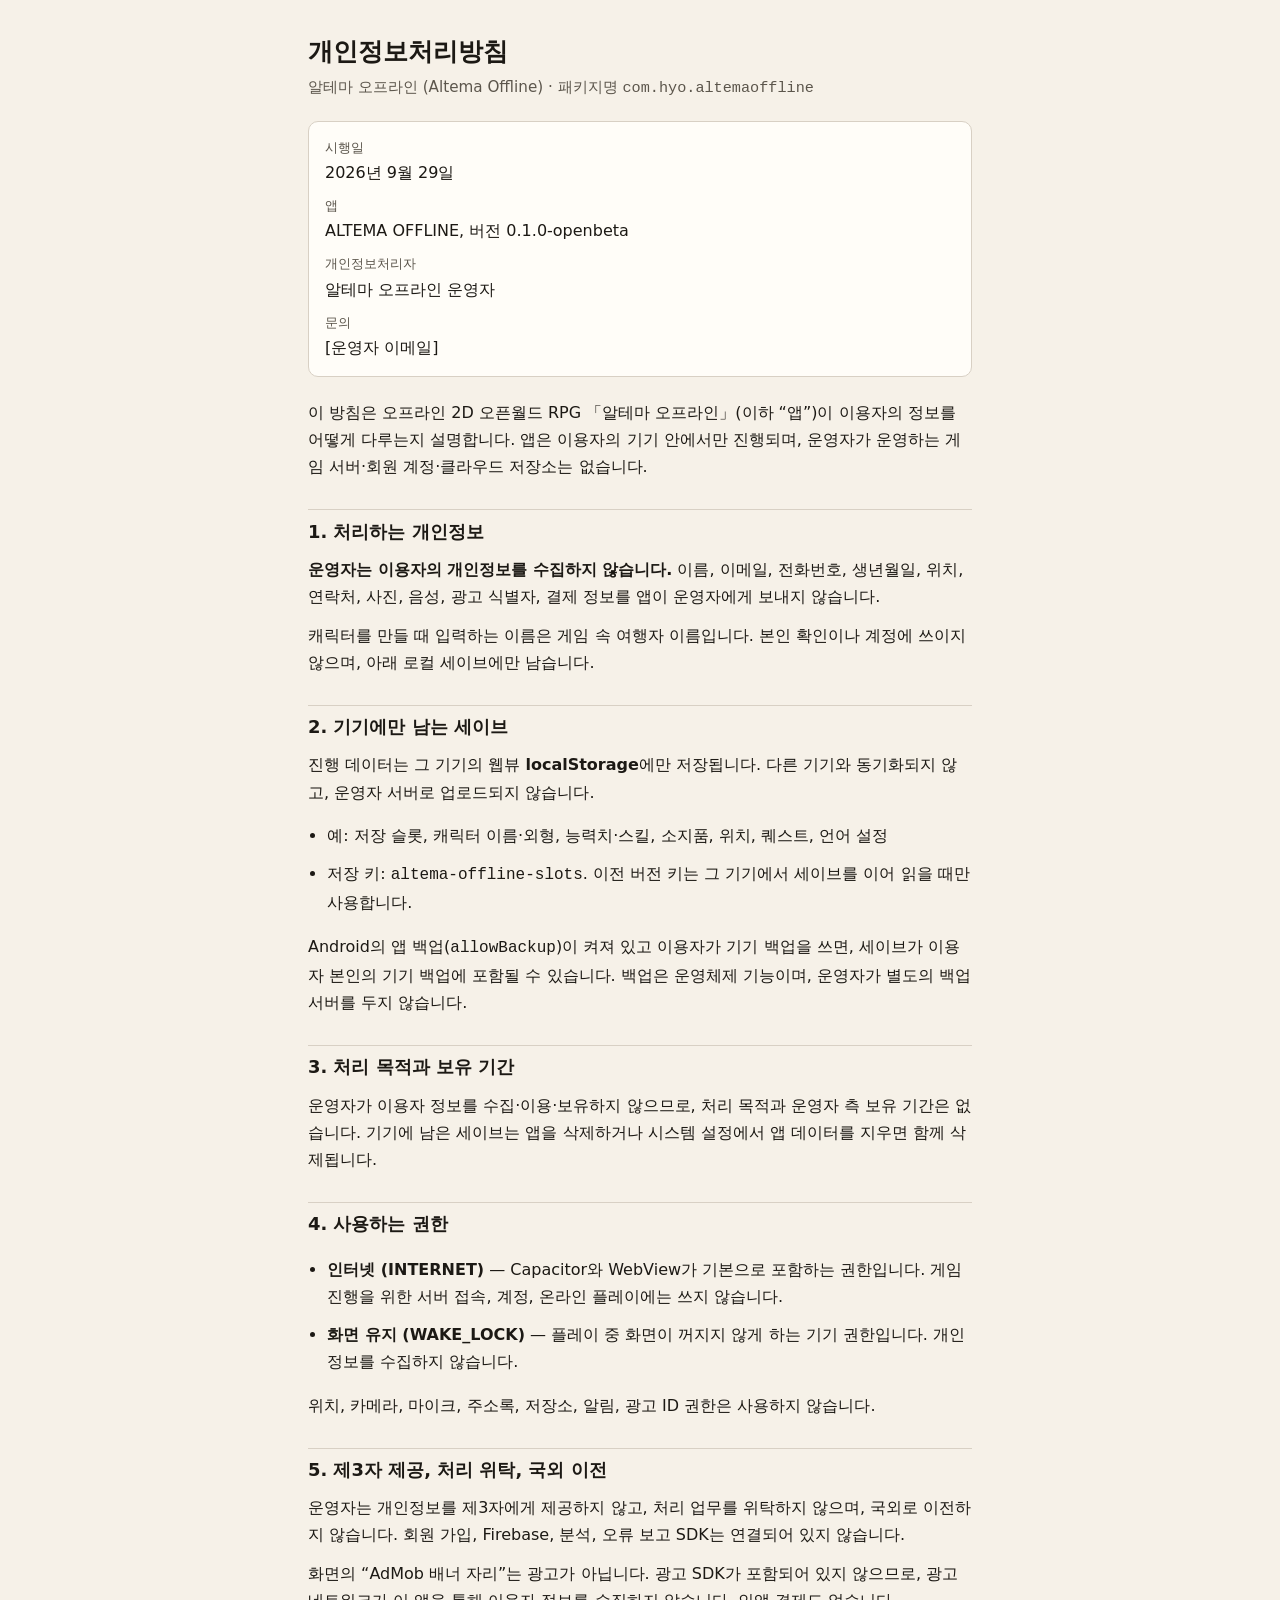
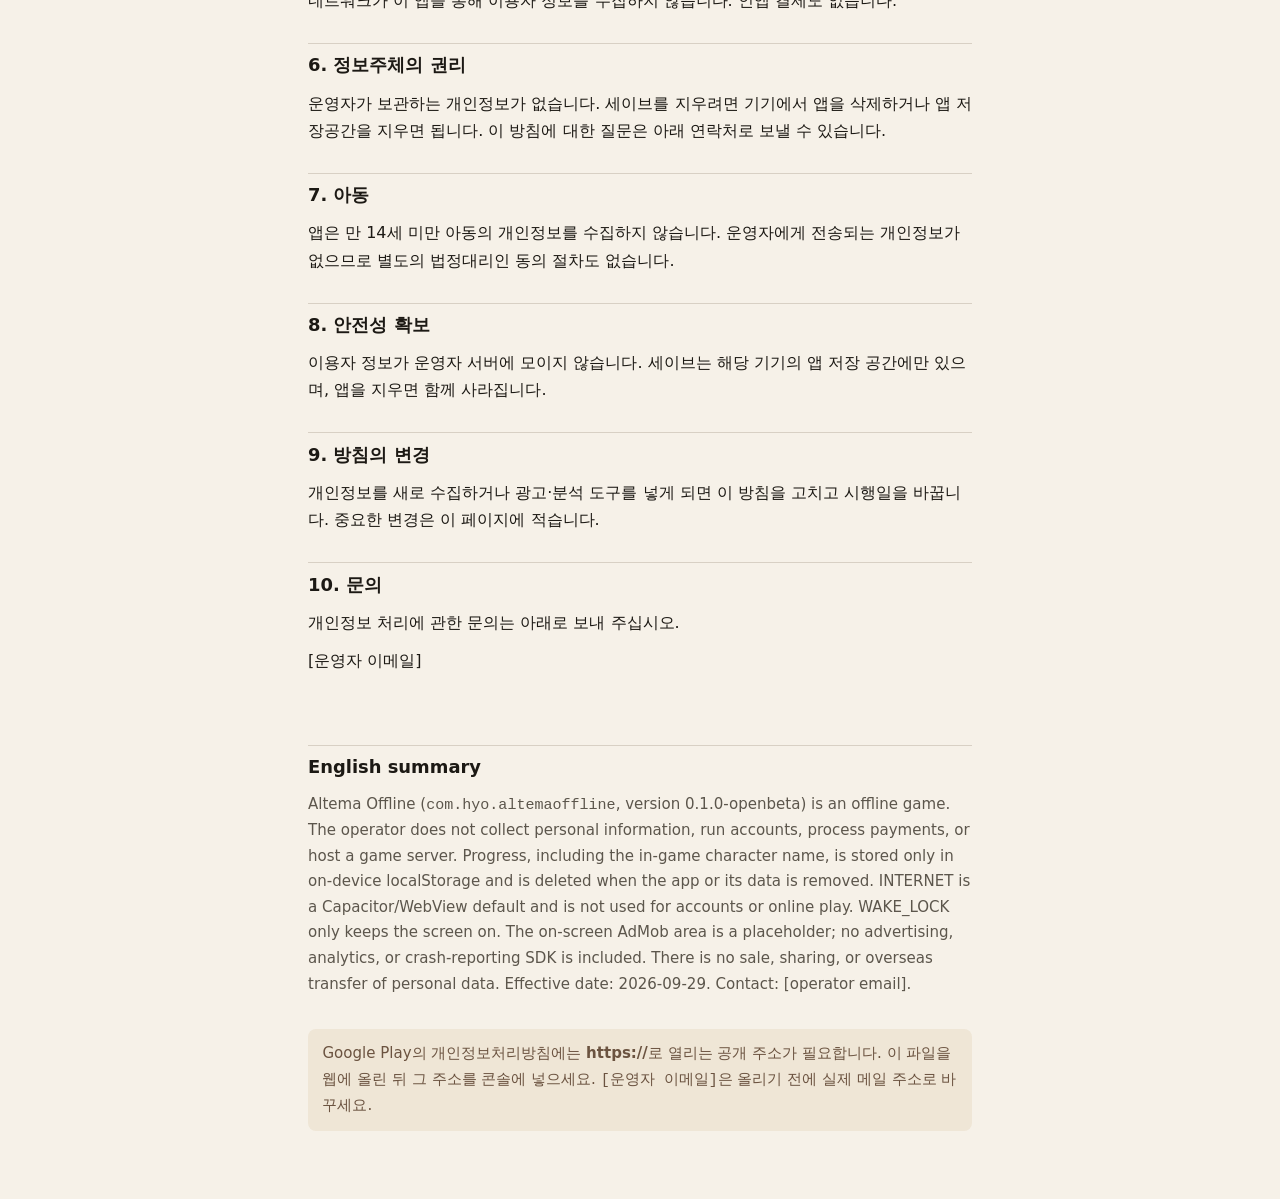
<file: altemaoffline/privacy.html>
<!DOCTYPE html>
<html lang="ko">
<head>
  <meta charset="UTF-8">
  <meta name="viewport" content="width=device-width, initial-scale=1">
  <title>개인정보처리방침 — 알테마 오프라인 (Altema Offline)</title>
  <style>
    :root {
      --ink: #1c1914;
      --muted: #5c564c;
      --line: #d8d0c4;
      --bg: #f6f1e8;
      --card: #fffdf8;
      --accent: #6b5340;
    }
    * { box-sizing: border-box; }
    body {
      margin: 0;
      color: var(--ink);
      background: var(--bg);
      font: 16px/1.7 system-ui, "Segoe UI", "Apple SD Gothic Neo", "Malgun Gothic", sans-serif;
    }
    main {
      max-width: 44rem;
      margin: 0 auto;
      padding: 2.25rem 1.25rem 4rem;
    }
    h1 {
      font-size: 1.55rem;
      line-height: 1.3;
      margin: 0 0 0.4rem;
    }
    .sub { color: var(--muted); margin: 0 0 1.25rem; font-size: 0.95rem; }
    h2 {
      font-size: 1.12rem;
      margin: 1.8rem 0 0.55rem;
      padding-top: 0.4rem;
      border-top: 1px solid var(--line);
    }
    h1 + .sub + h2 { border-top: 0; padding-top: 0; }
    p, li { margin: 0 0 0.7rem; }
    ul { padding-left: 1.2rem; }
    .meta {
      background: var(--card);
      border: 1px solid var(--line);
      border-radius: 10px;
      padding: 0.9rem 1rem;
      margin: 0 0 1.4rem;
    }
    .meta dt { color: var(--muted); font-size: 0.82rem; }
    .meta dd { margin: 0 0 0.55rem; }
    .meta dd:last-child { margin-bottom: 0; }
    .note {
      background: #efe6d6;
      border-radius: 8px;
      padding: 0.75rem 0.9rem;
      color: var(--accent);
      font-size: 0.94rem;
    }
    .en {
      margin-top: 2.4rem;
      padding-top: 0.2rem;
      color: var(--muted);
      font-size: 0.94rem;
    }
    .en h2 { color: var(--ink); }
    footer { margin-top: 2rem; color: var(--muted); font-size: 0.86rem; }
  </style>
</head>
<body>
  <main>
    <h1>개인정보처리방침</h1>
    <p class="sub">알테마 오프라인 (Altema Offline) · 패키지명 <code>com.hyo.altemaoffline</code></p>

    <dl class="meta">
      <dt>시행일</dt>
      <dd>2026년 9월 29일</dd>
      <dt>앱</dt>
      <dd>ALTEMA OFFLINE, 버전 0.1.0-openbeta</dd>
      <dt>개인정보처리자</dt>
      <dd>알테마 오프라인 운영자</dd>
      <dt>문의</dt>
      <!-- Play 콘솔에 올리기 전에 아래 표시를 본인 이메일로 바꾸세요. 주소를 지어 넣지 마세요. -->
      <dd>[운영자 이메일]</dd>
    </dl>

    <p>이 방침은 오프라인 2D 오픈월드 RPG 「알테마 오프라인」(이하 “앱”)이 이용자의 정보를 어떻게 다루는지 설명합니다. 앱은 이용자의 기기 안에서만 진행되며, 운영자가 운영하는 게임 서버·회원 계정·클라우드 저장소는 없습니다.</p>

    <h2>1. 처리하는 개인정보</h2>
    <p><strong>운영자는 이용자의 개인정보를 수집하지 않습니다.</strong> 이름, 이메일, 전화번호, 생년월일, 위치, 연락처, 사진, 음성, 광고 식별자, 결제 정보를 앱이 운영자에게 보내지 않습니다.</p>
    <p>캐릭터를 만들 때 입력하는 이름은 게임 속 여행자 이름입니다. 본인 확인이나 계정에 쓰이지 않으며, 아래 로컬 세이브에만 남습니다.</p>

    <h2>2. 기기에만 남는 세이브</h2>
    <p>진행 데이터는 그 기기의 웹뷰 <strong>localStorage</strong>에만 저장됩니다. 다른 기기와 동기화되지 않고, 운영자 서버로 업로드되지 않습니다.</p>
    <ul>
      <li>예: 저장 슬롯, 캐릭터 이름·외형, 능력치·스킬, 소지품, 위치, 퀘스트, 언어 설정</li>
      <li>저장 키: <code>altema-offline-slots</code>. 이전 버전 키는 그 기기에서 세이브를 이어 읽을 때만 사용합니다.</li>
    </ul>
    <p>Android의 앱 백업(<code>allowBackup</code>)이 켜져 있고 이용자가 기기 백업을 쓰면, 세이브가 이용자 본인의 기기 백업에 포함될 수 있습니다. 백업은 운영체제 기능이며, 운영자가 별도의 백업 서버를 두지 않습니다.</p>

    <h2>3. 처리 목적과 보유 기간</h2>
    <p>운영자가 이용자 정보를 수집·이용·보유하지 않으므로, 처리 목적과 운영자 측 보유 기간은 없습니다. 기기에 남은 세이브는 앱을 삭제하거나 시스템 설정에서 앱 데이터를 지우면 함께 삭제됩니다.</p>

    <h2>4. 사용하는 권한</h2>
    <ul>
      <li><strong>인터넷 (INTERNET)</strong> — Capacitor와 WebView가 기본으로 포함하는 권한입니다. 게임 진행을 위한 서버 접속, 계정, 온라인 플레이에는 쓰지 않습니다.</li>
      <li><strong>화면 유지 (WAKE_LOCK)</strong> — 플레이 중 화면이 꺼지지 않게 하는 기기 권한입니다. 개인정보를 수집하지 않습니다.</li>
    </ul>
    <p>위치, 카메라, 마이크, 주소록, 저장소, 알림, 광고 ID 권한은 사용하지 않습니다.</p>

    <h2>5. 제3자 제공, 처리 위탁, 국외 이전</h2>
    <p>운영자는 개인정보를 제3자에게 제공하지 않고, 처리 업무를 위탁하지 않으며, 국외로 이전하지 않습니다. 회원 가입, Firebase, 분석, 오류 보고 SDK는 연결되어 있지 않습니다.</p>
    <p>화면의 “AdMob 배너 자리”는 광고가 아닙니다. 광고 SDK가 포함되어 있지 않으므로, 광고 네트워크가 이 앱을 통해 이용자 정보를 수집하지 않습니다. 인앱 결제도 없습니다.</p>

    <h2>6. 정보주체의 권리</h2>
    <p>운영자가 보관하는 개인정보가 없습니다. 세이브를 지우려면 기기에서 앱을 삭제하거나 앱 저장공간을 지우면 됩니다. 이 방침에 대한 질문은 아래 연락처로 보낼 수 있습니다.</p>

    <h2>7. 아동</h2>
    <p>앱은 만 14세 미만 아동의 개인정보를 수집하지 않습니다. 운영자에게 전송되는 개인정보가 없으므로 별도의 법정대리인 동의 절차도 없습니다.</p>

    <h2>8. 안전성 확보</h2>
    <p>이용자 정보가 운영자 서버에 모이지 않습니다. 세이브는 해당 기기의 앱 저장 공간에만 있으며, 앱을 지우면 함께 사라집니다.</p>

    <h2>9. 방침의 변경</h2>
    <p>개인정보를 새로 수집하거나 광고·분석 도구를 넣게 되면 이 방침을 고치고 시행일을 바꿉니다. 중요한 변경은 이 페이지에 적습니다.</p>

    <h2>10. 문의</h2>
    <p>개인정보 처리에 관한 문의는 아래로 보내 주십시오.</p>
    <p>[운영자 이메일]</p>

    <section class="en" lang="en">
      <h2>English summary</h2>
      <p>Altema Offline (<code>com.hyo.altemaoffline</code>, version 0.1.0-openbeta) is an offline game. The operator does not collect personal information, run accounts, process payments, or host a game server. Progress, including the in-game character name, is stored only in on-device localStorage and is deleted when the app or its data is removed. INTERNET is a Capacitor/WebView default and is not used for accounts or online play. WAKE_LOCK only keeps the screen on. The on-screen AdMob area is a placeholder; no advertising, analytics, or crash-reporting SDK is included. There is no sale, sharing, or overseas transfer of personal data. Effective date: 2026-09-29. Contact: [operator email].</p>
    </section>

    <footer>
      <p class="note">Google Play의 개인정보처리방침에는 <strong>https://</strong>로 열리는 공개 주소가 필요합니다. 이 파일을 웹에 올린 뒤 그 주소를 콘솔에 넣으세요. <code>[운영자 이메일]</code>은 올리기 전에 실제 메일 주소로 바꾸세요.</p>
    </footer>
  </main>
</body>
</html>
</file>
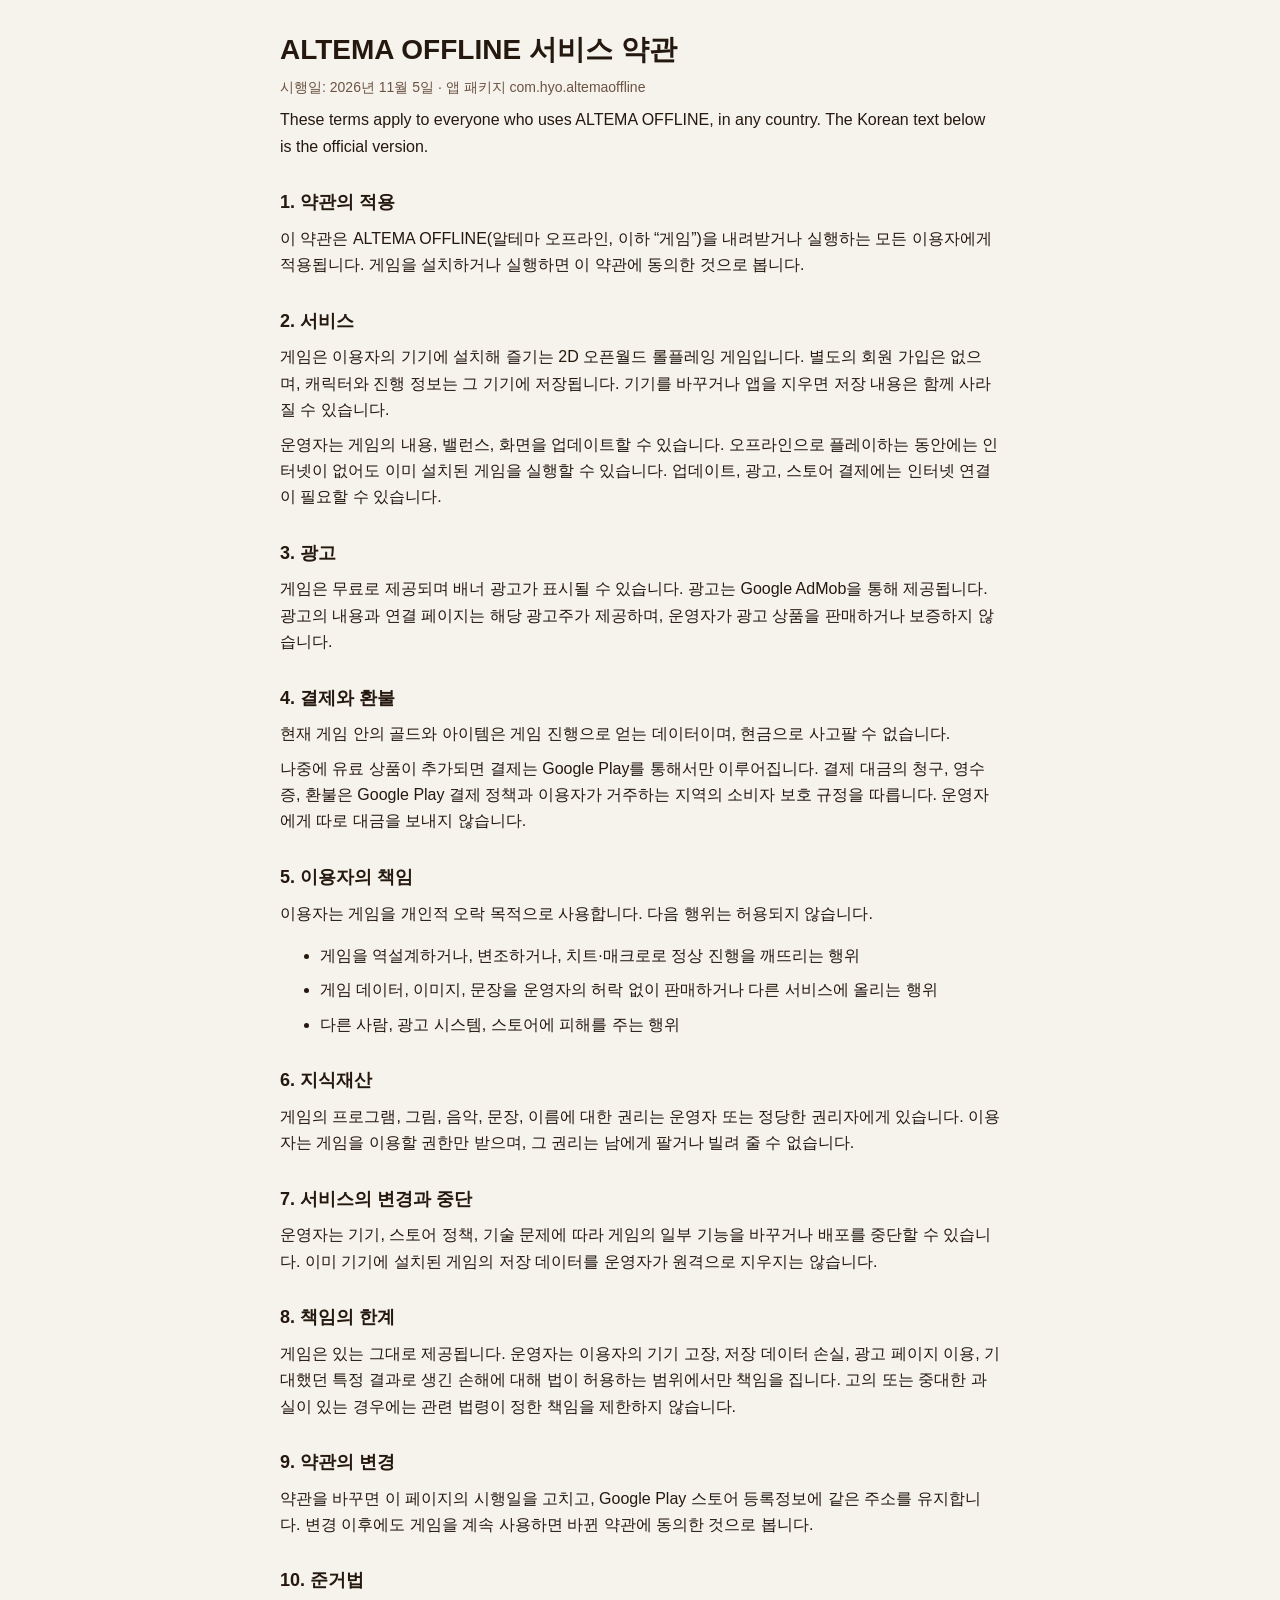
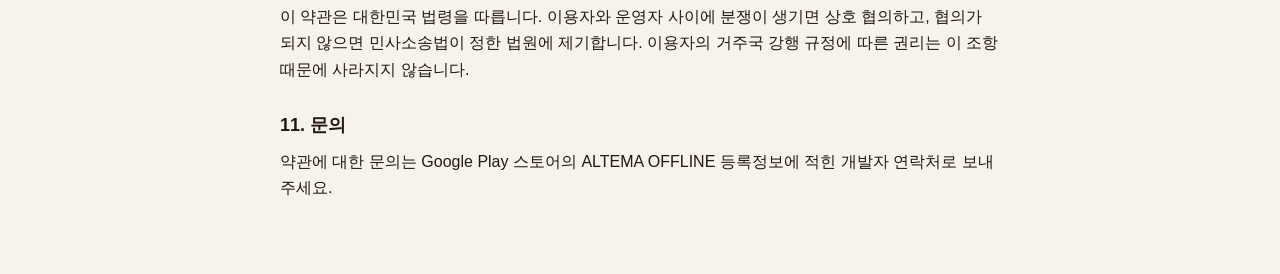
<file: altemaoffline/terms.html>
<!DOCTYPE html>
<html lang="ko">
<head>
  <meta charset="utf-8">
  <meta name="viewport" content="width=device-width, initial-scale=1">
  <title>ALTEMA OFFLINE 서비스 약관</title>
  <style>
    body { margin: 0; background: #f6f3ec; color: #24180f; font: 16px/1.65 "Malgun Gothic", sans-serif; }
    main { max-width: 720px; margin: 0 auto; padding: 32px 20px 64px; }
    h1 { font-size: 28px; line-height: 1.3; margin: 0 0 8px; }
    h2 { font-size: 18px; margin: 28px 0 8px; }
    p, li { margin: 0 0 8px; }
    .meta { color: #6b5344; font-size: 14px; }
    a { color: #8a3d12; }
  </style>
</head>
<body>
  <main>
    <h1>ALTEMA OFFLINE 서비스 약관</h1>
    <p class="meta">시행일: 2026년 11월 5일 · 앱 패키지 com.hyo.altemaoffline</p>
    <p>These terms apply to everyone who uses ALTEMA OFFLINE, in any country. The Korean text below is the official version.</p>

    <h2>1. 약관의 적용</h2>
    <p>이 약관은 ALTEMA OFFLINE(알테마 오프라인, 이하 “게임”)을 내려받거나 실행하는 모든 이용자에게 적용됩니다. 게임을 설치하거나 실행하면 이 약관에 동의한 것으로 봅니다.</p>

    <h2>2. 서비스</h2>
    <p>게임은 이용자의 기기에 설치해 즐기는 2D 오픈월드 롤플레잉 게임입니다. 별도의 회원 가입은 없으며, 캐릭터와 진행 정보는 그 기기에 저장됩니다. 기기를 바꾸거나 앱을 지우면 저장 내용은 함께 사라질 수 있습니다.</p>
    <p>운영자는 게임의 내용, 밸런스, 화면을 업데이트할 수 있습니다. 오프라인으로 플레이하는 동안에는 인터넷이 없어도 이미 설치된 게임을 실행할 수 있습니다. 업데이트, 광고, 스토어 결제에는 인터넷 연결이 필요할 수 있습니다.</p>

    <h2>3. 광고</h2>
    <p>게임은 무료로 제공되며 배너 광고가 표시될 수 있습니다. 광고는 Google AdMob을 통해 제공됩니다. 광고의 내용과 연결 페이지는 해당 광고주가 제공하며, 운영자가 광고 상품을 판매하거나 보증하지 않습니다.</p>

    <h2>4. 결제와 환불</h2>
    <p>현재 게임 안의 골드와 아이템은 게임 진행으로 얻는 데이터이며, 현금으로 사고팔 수 없습니다.</p>
    <p>나중에 유료 상품이 추가되면 결제는 Google Play를 통해서만 이루어집니다. 결제 대금의 청구, 영수증, 환불은 Google Play 결제 정책과 이용자가 거주하는 지역의 소비자 보호 규정을 따릅니다. 운영자에게 따로 대금을 보내지 않습니다.</p>

    <h2>5. 이용자의 책임</h2>
    <p>이용자는 게임을 개인적 오락 목적으로 사용합니다. 다음 행위는 허용되지 않습니다.</p>
    <ul>
      <li>게임을 역설계하거나, 변조하거나, 치트·매크로로 정상 진행을 깨뜨리는 행위</li>
      <li>게임 데이터, 이미지, 문장을 운영자의 허락 없이 판매하거나 다른 서비스에 올리는 행위</li>
      <li>다른 사람, 광고 시스템, 스토어에 피해를 주는 행위</li>
    </ul>

    <h2>6. 지식재산</h2>
    <p>게임의 프로그램, 그림, 음악, 문장, 이름에 대한 권리는 운영자 또는 정당한 권리자에게 있습니다. 이용자는 게임을 이용할 권한만 받으며, 그 권리는 남에게 팔거나 빌려 줄 수 없습니다.</p>

    <h2>7. 서비스의 변경과 중단</h2>
    <p>운영자는 기기, 스토어 정책, 기술 문제에 따라 게임의 일부 기능을 바꾸거나 배포를 중단할 수 있습니다. 이미 기기에 설치된 게임의 저장 데이터를 운영자가 원격으로 지우지는 않습니다.</p>

    <h2>8. 책임의 한계</h2>
    <p>게임은 있는 그대로 제공됩니다. 운영자는 이용자의 기기 고장, 저장 데이터 손실, 광고 페이지 이용, 기대했던 특정 결과로 생긴 손해에 대해 법이 허용하는 범위에서만 책임을 집니다. 고의 또는 중대한 과실이 있는 경우에는 관련 법령이 정한 책임을 제한하지 않습니다.</p>

    <h2>9. 약관의 변경</h2>
    <p>약관을 바꾸면 이 페이지의 시행일을 고치고, Google Play 스토어 등록정보에 같은 주소를 유지합니다. 변경 이후에도 게임을 계속 사용하면 바뀐 약관에 동의한 것으로 봅니다.</p>

    <h2>10. 준거법</h2>
    <p>이 약관은 대한민국 법령을 따릅니다. 이용자와 운영자 사이에 분쟁이 생기면 상호 협의하고, 협의가 되지 않으면 민사소송법이 정한 법원에 제기합니다. 이용자의 거주국 강행 규정에 따른 권리는 이 조항 때문에 사라지지 않습니다.</p>

    <h2>11. 문의</h2>
    <p>약관에 대한 문의는 Google Play 스토어의 ALTEMA OFFLINE 등록정보에 적힌 개발자 연락처로 보내 주세요.</p>
  </main>
</body>
</html>
</file>
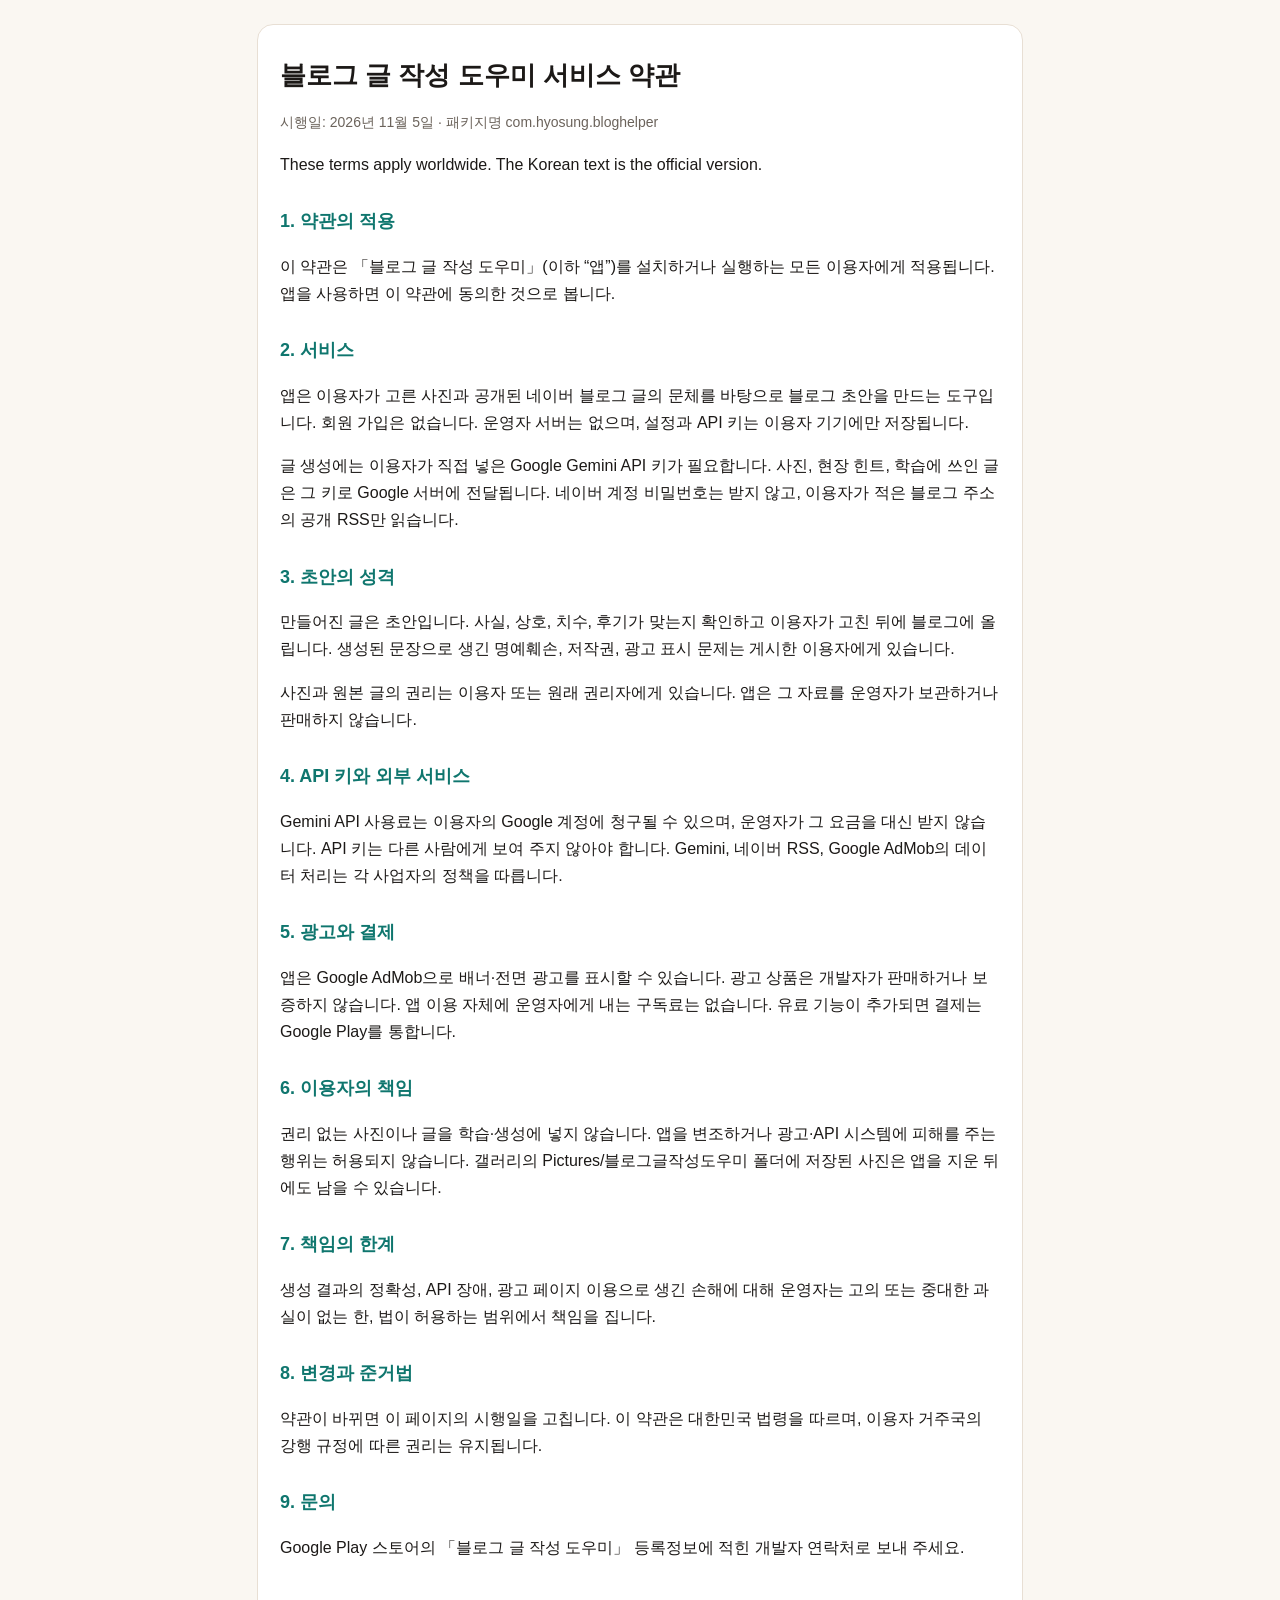
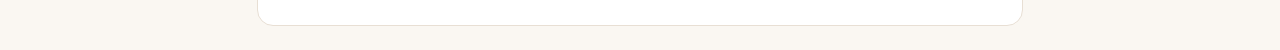
<file: Blog helper/terms.html>
<!DOCTYPE html>
<html lang="ko">
<head>
  <meta charset="utf-8">
  <meta name="viewport" content="width=device-width, initial-scale=1">
  <title>블로그 글 작성 도우미 서비스 약관</title>
  <style>
    body { margin: 0; background: #faf7f2; color: #1c1917; font: 16px/1.7 "Malgun Gothic", sans-serif; }
    main { max-width: 720px; margin: 24px auto; background: #fff; border: 1px solid #e8dfd4; border-radius: 16px; padding: 28px 22px 48px; }
    h1 { font-size: 26px; margin: 0 0 8px; }
    h2 { font-size: 18px; margin: 28px 0 8px; color: #0f766e; }
    .meta { color: #6b635b; font-size: 14px; }
    a { color: #03c75a; }
  </style>
</head>
<body>
  <main>
    <h1>블로그 글 작성 도우미 서비스 약관</h1>
    <p class="meta">시행일: 2026년 11월 5일 · 패키지명 com.hyosung.bloghelper</p>
    <p>These terms apply worldwide. The Korean text is the official version.</p>

    <h2>1. 약관의 적용</h2>
    <p>이 약관은 「블로그 글 작성 도우미」(이하 “앱”)를 설치하거나 실행하는 모든 이용자에게 적용됩니다. 앱을 사용하면 이 약관에 동의한 것으로 봅니다.</p>

    <h2>2. 서비스</h2>
    <p>앱은 이용자가 고른 사진과 공개된 네이버 블로그 글의 문체를 바탕으로 블로그 초안을 만드는 도구입니다. 회원 가입은 없습니다. 운영자 서버는 없으며, 설정과 API 키는 이용자 기기에만 저장됩니다.</p>
    <p>글 생성에는 이용자가 직접 넣은 Google Gemini API 키가 필요합니다. 사진, 현장 힌트, 학습에 쓰인 글은 그 키로 Google 서버에 전달됩니다. 네이버 계정 비밀번호는 받지 않고, 이용자가 적은 블로그 주소의 공개 RSS만 읽습니다.</p>

    <h2>3. 초안의 성격</h2>
    <p>만들어진 글은 초안입니다. 사실, 상호, 치수, 후기가 맞는지 확인하고 이용자가 고친 뒤에 블로그에 올립니다. 생성된 문장으로 생긴 명예훼손, 저작권, 광고 표시 문제는 게시한 이용자에게 있습니다.</p>
    <p>사진과 원본 글의 권리는 이용자 또는 원래 권리자에게 있습니다. 앱은 그 자료를 운영자가 보관하거나 판매하지 않습니다.</p>

    <h2>4. API 키와 외부 서비스</h2>
    <p>Gemini API 사용료는 이용자의 Google 계정에 청구될 수 있으며, 운영자가 그 요금을 대신 받지 않습니다. API 키는 다른 사람에게 보여 주지 않아야 합니다. Gemini, 네이버 RSS, Google AdMob의 데이터 처리는 각 사업자의 정책을 따릅니다.</p>

    <h2>5. 광고와 결제</h2>
    <p>앱은 Google AdMob으로 배너·전면 광고를 표시할 수 있습니다. 광고 상품은 개발자가 판매하거나 보증하지 않습니다. 앱 이용 자체에 운영자에게 내는 구독료는 없습니다. 유료 기능이 추가되면 결제는 Google Play를 통합니다.</p>

    <h2>6. 이용자의 책임</h2>
    <p>권리 없는 사진이나 글을 학습·생성에 넣지 않습니다. 앱을 변조하거나 광고·API 시스템에 피해를 주는 행위는 허용되지 않습니다. 갤러리의 Pictures/블로그글작성도우미 폴더에 저장된 사진은 앱을 지운 뒤에도 남을 수 있습니다.</p>

    <h2>7. 책임의 한계</h2>
    <p>생성 결과의 정확성, API 장애, 광고 페이지 이용으로 생긴 손해에 대해 운영자는 고의 또는 중대한 과실이 없는 한, 법이 허용하는 범위에서 책임을 집니다.</p>

    <h2>8. 변경과 준거법</h2>
    <p>약관이 바뀌면 이 페이지의 시행일을 고칩니다. 이 약관은 대한민국 법령을 따르며, 이용자 거주국의 강행 규정에 따른 권리는 유지됩니다.</p>

    <h2>9. 문의</h2>
    <p>Google Play 스토어의 「블로그 글 작성 도우미」 등록정보에 적힌 개발자 연락처로 보내 주세요.</p>
  </main>
</body>
</html>
</file>
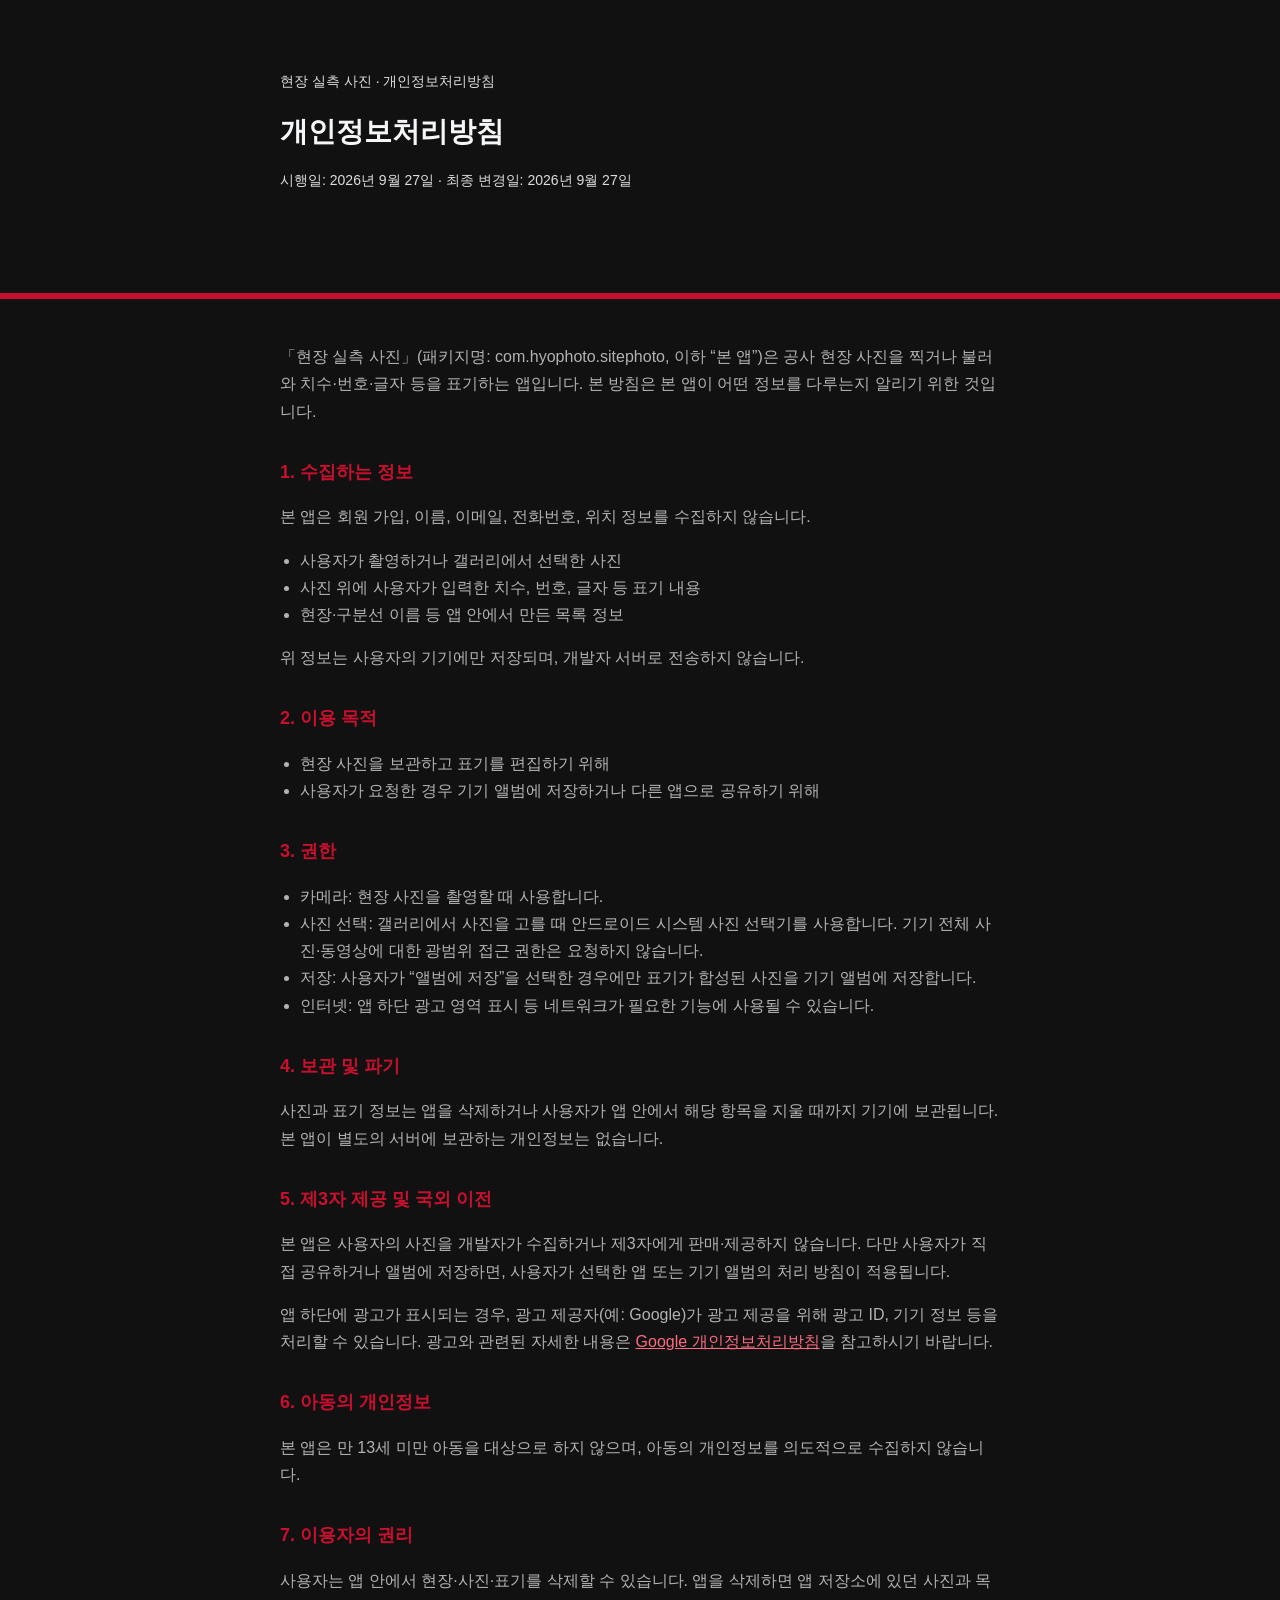
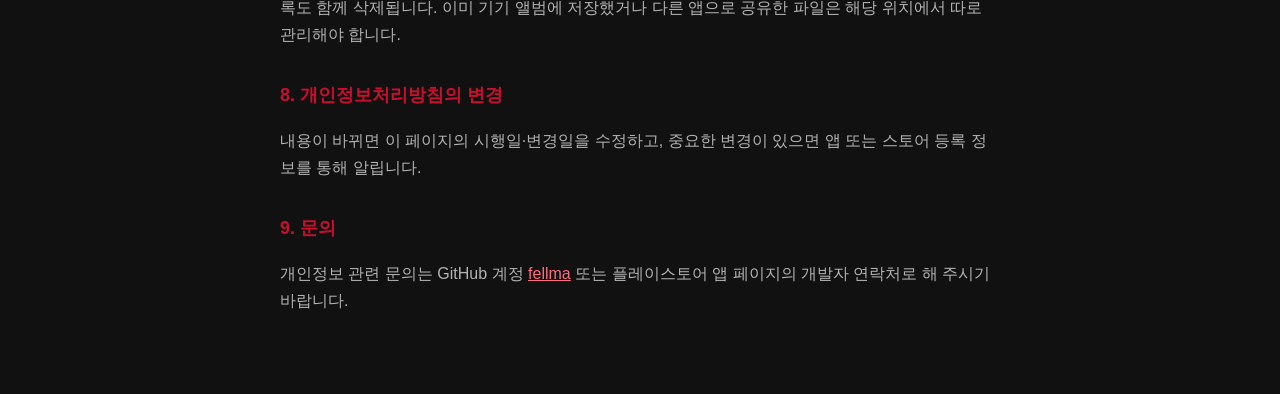
<file: hyophoto/privacy.html>
<!DOCTYPE html>
<html lang="ko">
  <head>
    <meta charset="UTF-8" />
    <meta name="viewport" content="width=device-width, initial-scale=1" />
    <title>개인정보처리방침 | 현장 실측 사진</title>
    <style>
      :root {
        --bg: #111111;
        --card: #1c1c1c;
        --text: #f4f6f8;
        --muted: #b3b3b3;
        --accent: #c8102e;
      }
      * {
        box-sizing: border-box;
      }
      body {
        margin: 0;
        background: var(--bg);
        color: var(--text);
        font-family: "Malgun Gothic", "Apple SD Gothic Neo", sans-serif;
        line-height: 1.7;
      }
      header {
        border-bottom: 6px solid var(--accent);
        padding: 28px 20px 22px;
      }
      main {
        max-width: 760px;
        margin: 0 auto;
        padding: 28px 20px 64px;
      }
      h1 {
        margin: 0 0 8px;
        font-size: 28px;
      }
      h2 {
        margin: 32px 0 10px;
        font-size: 18px;
        color: var(--accent);
      }
      p,
      li {
        color: var(--muted);
      }
      .meta {
        color: #ddd;
        font-size: 14px;
      }
      ul {
        padding-left: 20px;
      }
      a {
        color: #ff6b81;
      }
    </style>
  </head>
  <body>
    <header>
      <main>
        <p class="meta">현장 실측 사진 · 개인정보처리방침</p>
        <h1>개인정보처리방침</h1>
        <p class="meta">시행일: 2026년 9월 27일 · 최종 변경일: 2026년 9월 27일</p>
      </main>
    </header>
    <main>
      <p>
        「현장 실측 사진」(패키지명: com.hyophoto.sitephoto, 이하 “본 앱”)은 공사 현장 사진을
        찍거나 불러와 치수·번호·글자 등을 표기하는 앱입니다. 본 방침은 본 앱이 어떤 정보를
        다루는지 알리기 위한 것입니다.
      </p>

      <h2>1. 수집하는 정보</h2>
      <p>본 앱은 회원 가입, 이름, 이메일, 전화번호, 위치 정보를 수집하지 않습니다.</p>
      <ul>
        <li>사용자가 촬영하거나 갤러리에서 선택한 사진</li>
        <li>사진 위에 사용자가 입력한 치수, 번호, 글자 등 표기 내용</li>
        <li>현장·구분선 이름 등 앱 안에서 만든 목록 정보</li>
      </ul>
      <p>
        위 정보는 사용자의 기기에만 저장되며, 개발자 서버로 전송하지 않습니다.
      </p>

      <h2>2. 이용 목적</h2>
      <ul>
        <li>현장 사진을 보관하고 표기를 편집하기 위해</li>
        <li>사용자가 요청한 경우 기기 앨범에 저장하거나 다른 앱으로 공유하기 위해</li>
      </ul>

      <h2>3. 권한</h2>
      <ul>
        <li>카메라: 현장 사진을 촬영할 때 사용합니다.</li>
        <li>
          사진 선택: 갤러리에서 사진을 고를 때 안드로이드 시스템 사진 선택기를 사용합니다.
          기기 전체 사진·동영상에 대한 광범위 접근 권한은 요청하지 않습니다.
        </li>
        <li>
          저장: 사용자가 “앨범에 저장”을 선택한 경우에만 표기가 합성된 사진을 기기 앨범에
          저장합니다.
        </li>
        <li>인터넷: 앱 하단 광고 영역 표시 등 네트워크가 필요한 기능에 사용될 수 있습니다.</li>
      </ul>

      <h2>4. 보관 및 파기</h2>
      <p>
        사진과 표기 정보는 앱을 삭제하거나 사용자가 앱 안에서 해당 항목을 지울 때까지 기기에
        보관됩니다. 본 앱이 별도의 서버에 보관하는 개인정보는 없습니다.
      </p>

      <h2>5. 제3자 제공 및 국외 이전</h2>
      <p>
        본 앱은 사용자의 사진을 개발자가 수집하거나 제3자에게 판매·제공하지 않습니다.
        다만 사용자가 직접 공유하거나 앨범에 저장하면, 사용자가 선택한 앱 또는 기기 앨범의
        처리 방침이 적용됩니다.
      </p>
      <p>
        앱 하단에 광고가 표시되는 경우, 광고 제공자(예: Google)가 광고 제공을 위해 광고
        ID, 기기 정보 등을 처리할 수 있습니다. 광고와 관련된 자세한 내용은
        <a href="https://policies.google.com/privacy" rel="noopener">Google 개인정보처리방침</a>을
        참고하시기 바랍니다.
      </p>

      <h2>6. 아동의 개인정보</h2>
      <p>본 앱은 만 13세 미만 아동을 대상으로 하지 않으며, 아동의 개인정보를 의도적으로 수집하지 않습니다.</p>

      <h2>7. 이용자의 권리</h2>
      <p>
        사용자는 앱 안에서 현장·사진·표기를 삭제할 수 있습니다. 앱을 삭제하면 앱 저장소에
        있던 사진과 목록도 함께 삭제됩니다. 이미 기기 앨범에 저장했거나 다른 앱으로 공유한
        파일은 해당 위치에서 따로 관리해야 합니다.
      </p>

      <h2>8. 개인정보처리방침의 변경</h2>
      <p>
        내용이 바뀌면 이 페이지의 시행일·변경일을 수정하고, 중요한 변경이 있으면 앱 또는
        스토어 등록 정보를 통해 알립니다.
      </p>

      <h2>9. 문의</h2>
      <p>
        개인정보 관련 문의는 GitHub 계정
        <a href="https://github.com/fellma">fellma</a>
        또는 플레이스토어 앱 페이지의 개발자 연락처로 해 주시기 바랍니다.
      </p>
    </main>
  </body>
</html>
</file>
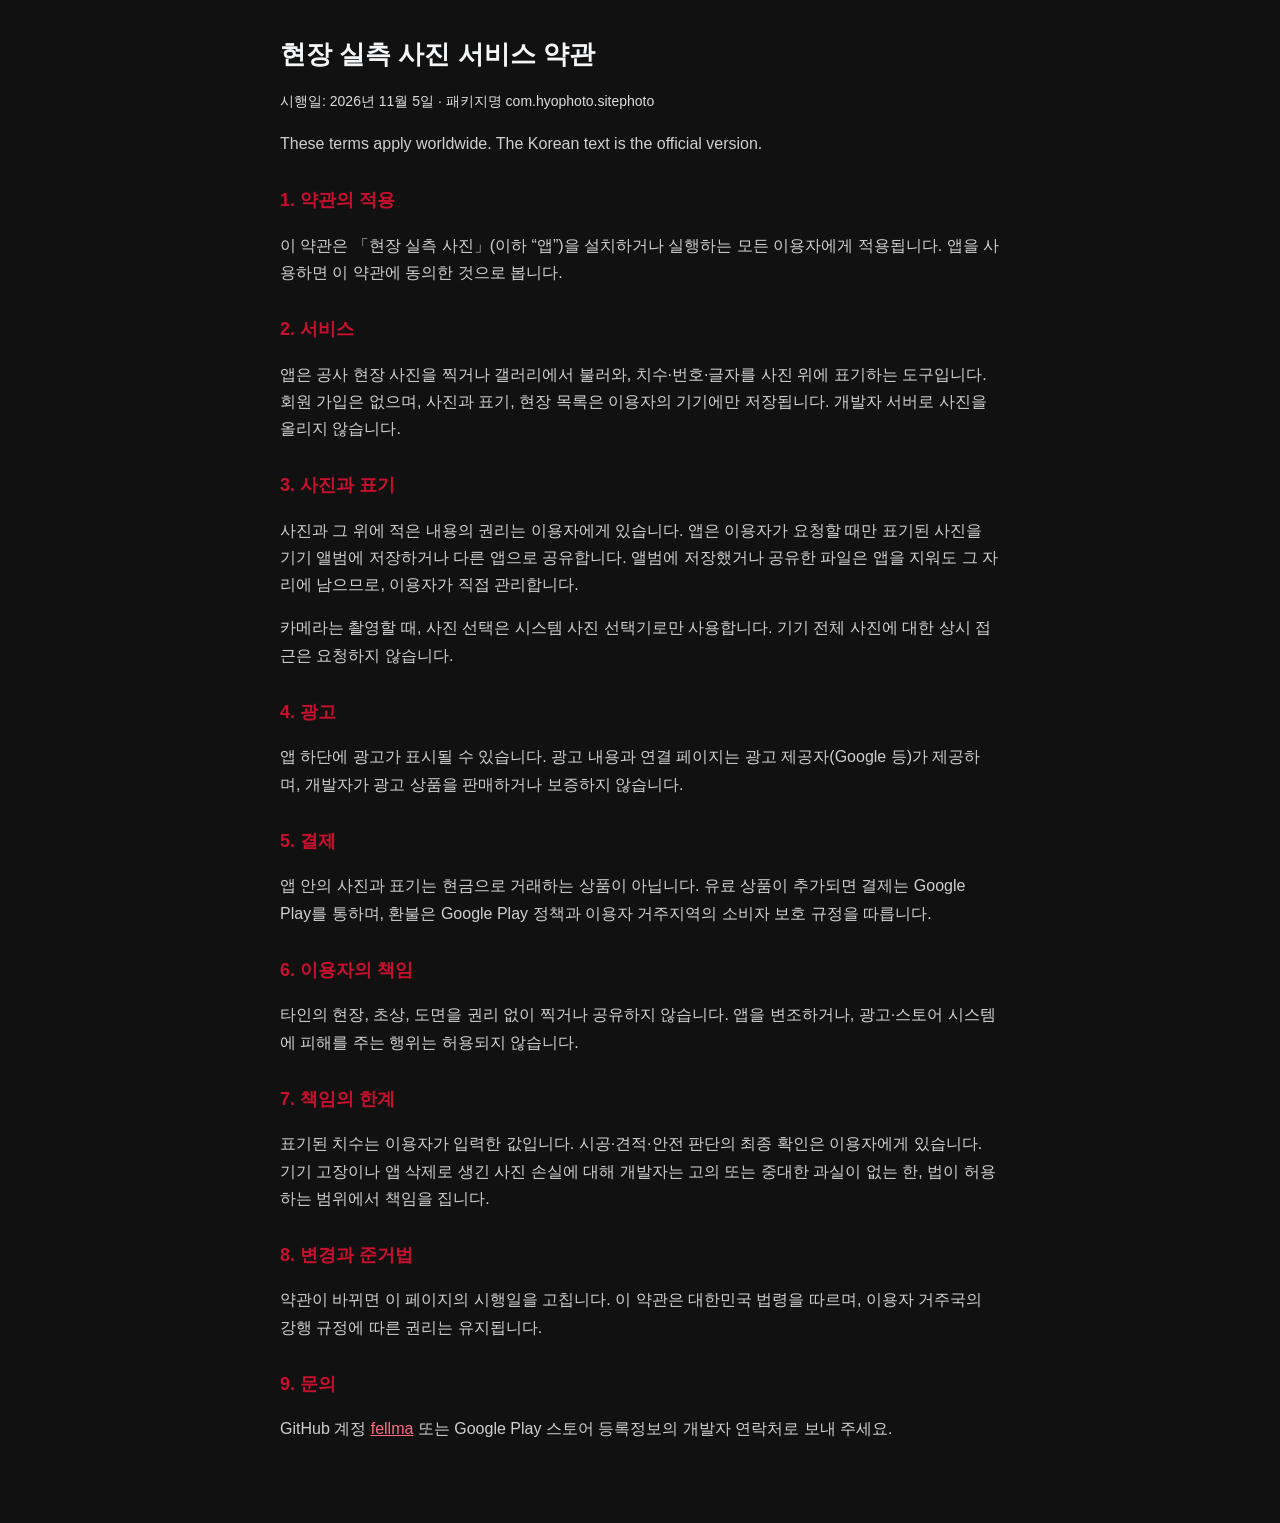
<file: hyophoto/terms.html>
<!DOCTYPE html>
<html lang="ko">
<head>
  <meta charset="utf-8">
  <meta name="viewport" content="width=device-width, initial-scale=1">
  <title>현장 실측 사진 서비스 약관</title>
  <style>
    body { margin: 0; background: #111; color: #f4f6f8; font: 16px/1.7 "Malgun Gothic", sans-serif; }
    main { max-width: 720px; margin: 0 auto; padding: 32px 20px 64px; }
    h1 { font-size: 26px; margin: 0 0 8px; }
    h2 { font-size: 18px; margin: 28px 0 8px; color: #c8102e; }
    p, li { color: #d0d0d0; }
    .meta { color: #ddd; font-size: 14px; }
    a { color: #ff6b81; }
  </style>
</head>
<body>
  <main>
    <h1>현장 실측 사진 서비스 약관</h1>
    <p class="meta">시행일: 2026년 11월 5일 · 패키지명 com.hyophoto.sitephoto</p>
    <p>These terms apply worldwide. The Korean text is the official version.</p>

    <h2>1. 약관의 적용</h2>
    <p>이 약관은 「현장 실측 사진」(이하 “앱”)을 설치하거나 실행하는 모든 이용자에게 적용됩니다. 앱을 사용하면 이 약관에 동의한 것으로 봅니다.</p>

    <h2>2. 서비스</h2>
    <p>앱은 공사 현장 사진을 찍거나 갤러리에서 불러와, 치수·번호·글자를 사진 위에 표기하는 도구입니다. 회원 가입은 없으며, 사진과 표기, 현장 목록은 이용자의 기기에만 저장됩니다. 개발자 서버로 사진을 올리지 않습니다.</p>

    <h2>3. 사진과 표기</h2>
    <p>사진과 그 위에 적은 내용의 권리는 이용자에게 있습니다. 앱은 이용자가 요청할 때만 표기된 사진을 기기 앨범에 저장하거나 다른 앱으로 공유합니다. 앨범에 저장했거나 공유한 파일은 앱을 지워도 그 자리에 남으므로, 이용자가 직접 관리합니다.</p>
    <p>카메라는 촬영할 때, 사진 선택은 시스템 사진 선택기로만 사용합니다. 기기 전체 사진에 대한 상시 접근은 요청하지 않습니다.</p>

    <h2>4. 광고</h2>
    <p>앱 하단에 광고가 표시될 수 있습니다. 광고 내용과 연결 페이지는 광고 제공자(Google 등)가 제공하며, 개발자가 광고 상품을 판매하거나 보증하지 않습니다.</p>

    <h2>5. 결제</h2>
    <p>앱 안의 사진과 표기는 현금으로 거래하는 상품이 아닙니다. 유료 상품이 추가되면 결제는 Google Play를 통하며, 환불은 Google Play 정책과 이용자 거주지역의 소비자 보호 규정을 따릅니다.</p>

    <h2>6. 이용자의 책임</h2>
    <p>타인의 현장, 초상, 도면을 권리 없이 찍거나 공유하지 않습니다. 앱을 변조하거나, 광고·스토어 시스템에 피해를 주는 행위는 허용되지 않습니다.</p>

    <h2>7. 책임의 한계</h2>
    <p>표기된 치수는 이용자가 입력한 값입니다. 시공·견적·안전 판단의 최종 확인은 이용자에게 있습니다. 기기 고장이나 앱 삭제로 생긴 사진 손실에 대해 개발자는 고의 또는 중대한 과실이 없는 한, 법이 허용하는 범위에서 책임을 집니다.</p>

    <h2>8. 변경과 준거법</h2>
    <p>약관이 바뀌면 이 페이지의 시행일을 고칩니다. 이 약관은 대한민국 법령을 따르며, 이용자 거주국의 강행 규정에 따른 권리는 유지됩니다.</p>

    <h2>9. 문의</h2>
    <p>GitHub 계정 <a href="https://github.com/fellma">fellma</a> 또는 Google Play 스토어 등록정보의 개발자 연락처로 보내 주세요.</p>
  </main>
</body>
</html>
</file>
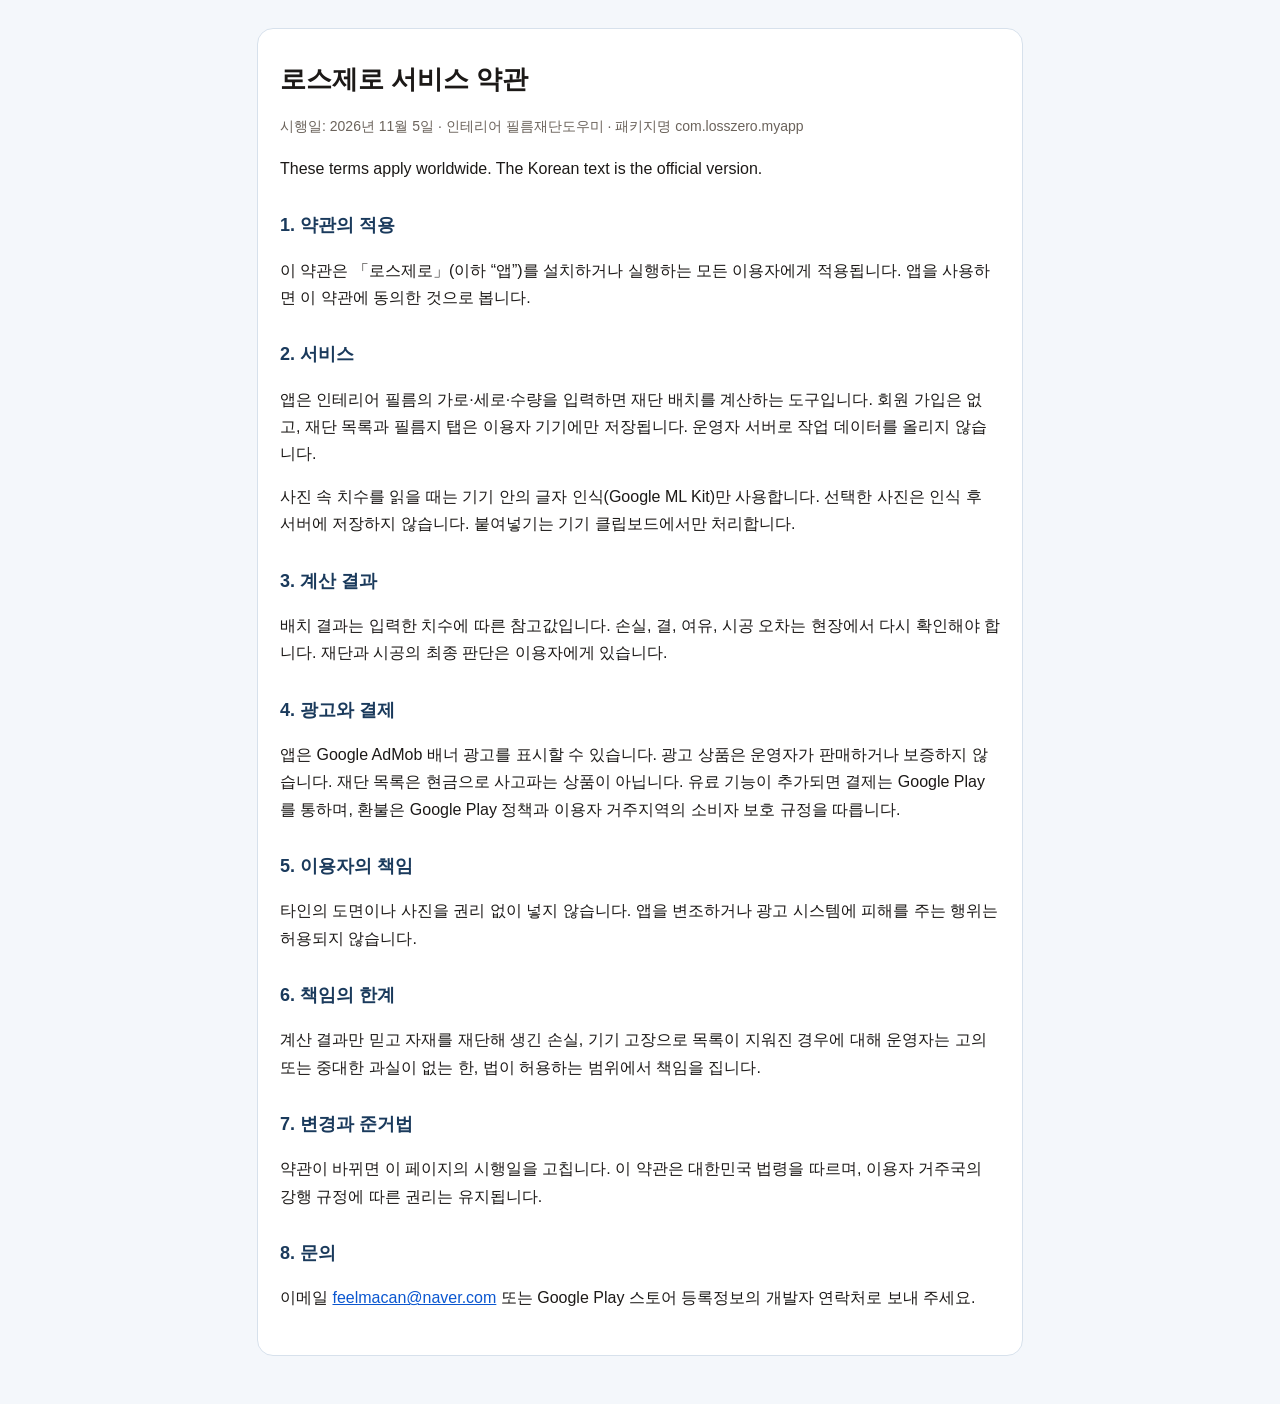
<file: losszero/terms.html>
<!DOCTYPE html>
<html lang="ko">
<head>
  <meta charset="utf-8">
  <meta name="viewport" content="width=device-width, initial-scale=1">
  <title>로스제로 서비스 약관</title>
  <style>
    body { margin: 0; background: #f4f7fb; color: #1c1917; font: 16px/1.7 "Malgun Gothic", sans-serif; }
    main { max-width: 720px; margin: 28px auto 48px; background: #fff; border: 1px solid #d7e1ec; border-radius: 16px; padding: 28px 22px; }
    h1 { font-size: 26px; margin: 0 0 8px; }
    h2 { font-size: 18px; margin: 28px 0 8px; color: #1a3a5c; }
    .meta { color: #6b635b; font-size: 14px; }
    a { color: #0b57d0; }
  </style>
</head>
<body>
  <main>
    <h1>로스제로 서비스 약관</h1>
    <p class="meta">시행일: 2026년 11월 5일 · 인테리어 필름재단도우미 · 패키지명 com.losszero.myapp</p>
    <p>These terms apply worldwide. The Korean text is the official version.</p>

    <h2>1. 약관의 적용</h2>
    <p>이 약관은 「로스제로」(이하 “앱”)를 설치하거나 실행하는 모든 이용자에게 적용됩니다. 앱을 사용하면 이 약관에 동의한 것으로 봅니다.</p>

    <h2>2. 서비스</h2>
    <p>앱은 인테리어 필름의 가로·세로·수량을 입력하면 재단 배치를 계산하는 도구입니다. 회원 가입은 없고, 재단 목록과 필름지 탭은 이용자 기기에만 저장됩니다. 운영자 서버로 작업 데이터를 올리지 않습니다.</p>
    <p>사진 속 치수를 읽을 때는 기기 안의 글자 인식(Google ML Kit)만 사용합니다. 선택한 사진은 인식 후 서버에 저장하지 않습니다. 붙여넣기는 기기 클립보드에서만 처리합니다.</p>

    <h2>3. 계산 결과</h2>
    <p>배치 결과는 입력한 치수에 따른 참고값입니다. 손실, 결, 여유, 시공 오차는 현장에서 다시 확인해야 합니다. 재단과 시공의 최종 판단은 이용자에게 있습니다.</p>

    <h2>4. 광고와 결제</h2>
    <p>앱은 Google AdMob 배너 광고를 표시할 수 있습니다. 광고 상품은 운영자가 판매하거나 보증하지 않습니다. 재단 목록은 현금으로 사고파는 상품이 아닙니다. 유료 기능이 추가되면 결제는 Google Play를 통하며, 환불은 Google Play 정책과 이용자 거주지역의 소비자 보호 규정을 따릅니다.</p>

    <h2>5. 이용자의 책임</h2>
    <p>타인의 도면이나 사진을 권리 없이 넣지 않습니다. 앱을 변조하거나 광고 시스템에 피해를 주는 행위는 허용되지 않습니다.</p>

    <h2>6. 책임의 한계</h2>
    <p>계산 결과만 믿고 자재를 재단해 생긴 손실, 기기 고장으로 목록이 지워진 경우에 대해 운영자는 고의 또는 중대한 과실이 없는 한, 법이 허용하는 범위에서 책임을 집니다.</p>

    <h2>7. 변경과 준거법</h2>
    <p>약관이 바뀌면 이 페이지의 시행일을 고칩니다. 이 약관은 대한민국 법령을 따르며, 이용자 거주국의 강행 규정에 따른 권리는 유지됩니다.</p>

    <h2>8. 문의</h2>
    <p>이메일 <a href="mailto:feelmacan@naver.com">feelmacan@naver.com</a> 또는 Google Play 스토어 등록정보의 개발자 연락처로 보내 주세요.</p>
  </main>
</body>
</html>
</file>
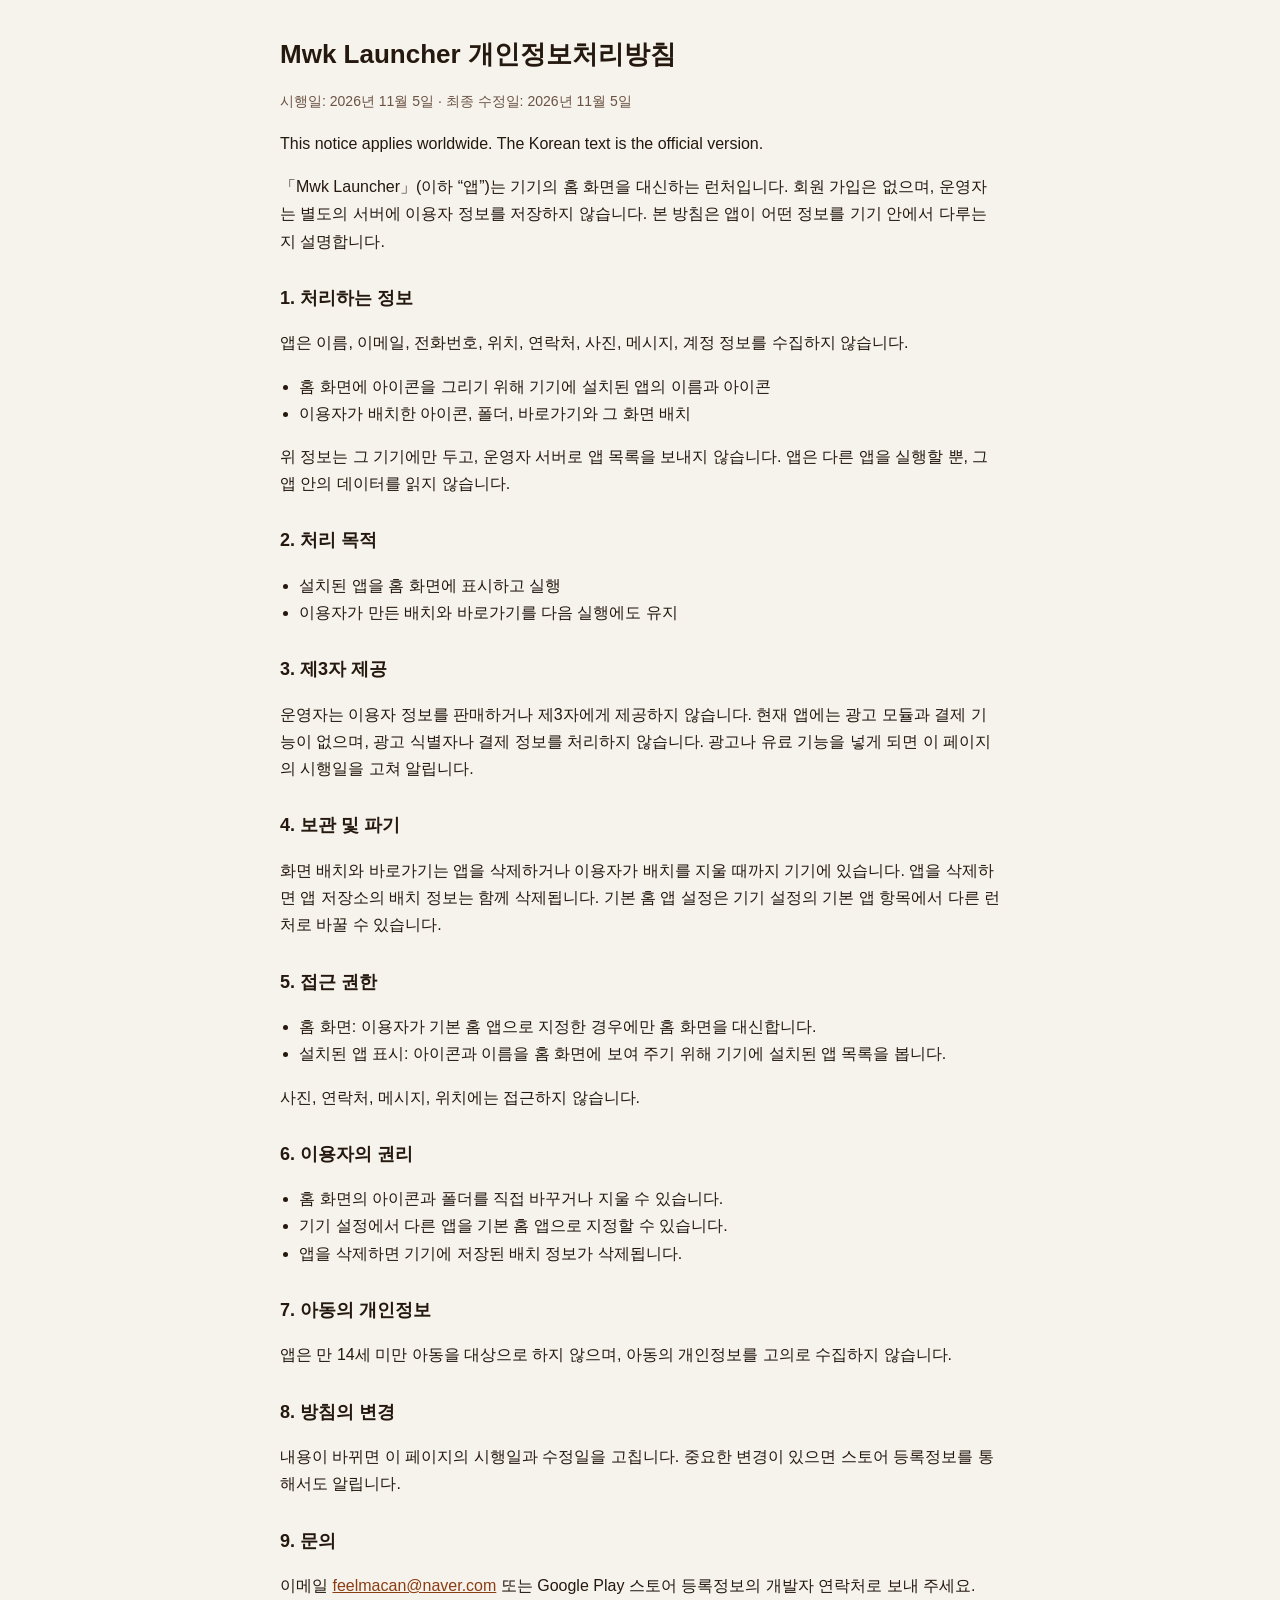
<file: mwk-launcher/privacy.html>
<!DOCTYPE html>
<html lang="ko">
<head>
  <meta charset="utf-8">
  <meta name="viewport" content="width=device-width, initial-scale=1">
  <title>Mwk Launcher 개인정보처리방침</title>
  <style>
    body { margin: 0; background: #f6f3ec; color: #24180f; font: 16px/1.7 "Malgun Gothic", sans-serif; }
    main { max-width: 720px; margin: 0 auto; padding: 32px 20px 64px; }
    h1 { font-size: 26px; margin: 0 0 8px; }
    h2 { font-size: 18px; margin: 28px 0 8px; }
    .meta { color: #6b5344; font-size: 14px; }
    a { color: #8a3d12; }
    ul { padding-left: 1.2rem; }
  </style>
</head>
<body>
  <main>
    <h1>Mwk Launcher 개인정보처리방침</h1>
    <p class="meta">시행일: 2026년 11월 5일 · 최종 수정일: 2026년 11월 5일</p>
    <p>This notice applies worldwide. The Korean text is the official version.</p>

    <p>
      「Mwk Launcher」(이하 “앱”)는 기기의 홈 화면을 대신하는 런처입니다.
      회원 가입은 없으며, 운영자는 별도의 서버에 이용자 정보를 저장하지 않습니다.
      본 방침은 앱이 어떤 정보를 기기 안에서 다루는지 설명합니다.
    </p>

    <h2>1. 처리하는 정보</h2>
    <p>앱은 이름, 이메일, 전화번호, 위치, 연락처, 사진, 메시지, 계정 정보를 수집하지 않습니다.</p>
    <ul>
      <li>홈 화면에 아이콘을 그리기 위해 기기에 설치된 앱의 이름과 아이콘</li>
      <li>이용자가 배치한 아이콘, 폴더, 바로가기와 그 화면 배치</li>
    </ul>
    <p>위 정보는 그 기기에만 두고, 운영자 서버로 앱 목록을 보내지 않습니다. 앱은 다른 앱을 실행할 뿐, 그 앱 안의 데이터를 읽지 않습니다.</p>

    <h2>2. 처리 목적</h2>
    <ul>
      <li>설치된 앱을 홈 화면에 표시하고 실행</li>
      <li>이용자가 만든 배치와 바로가기를 다음 실행에도 유지</li>
    </ul>

    <h2>3. 제3자 제공</h2>
    <p>
      운영자는 이용자 정보를 판매하거나 제3자에게 제공하지 않습니다.
      현재 앱에는 광고 모듈과 결제 기능이 없으며, 광고 식별자나 결제 정보를 처리하지 않습니다.
      광고나 유료 기능을 넣게 되면 이 페이지의 시행일을 고쳐 알립니다.
    </p>

    <h2>4. 보관 및 파기</h2>
    <p>
      화면 배치와 바로가기는 앱을 삭제하거나 이용자가 배치를 지울 때까지 기기에 있습니다.
      앱을 삭제하면 앱 저장소의 배치 정보는 함께 삭제됩니다.
      기본 홈 앱 설정은 기기 설정의 기본 앱 항목에서 다른 런처로 바꿀 수 있습니다.
    </p>

    <h2>5. 접근 권한</h2>
    <ul>
      <li>홈 화면: 이용자가 기본 홈 앱으로 지정한 경우에만 홈 화면을 대신합니다.</li>
      <li>설치된 앱 표시: 아이콘과 이름을 홈 화면에 보여 주기 위해 기기에 설치된 앱 목록을 봅니다.</li>
    </ul>
    <p>사진, 연락처, 메시지, 위치에는 접근하지 않습니다.</p>

    <h2>6. 이용자의 권리</h2>
    <ul>
      <li>홈 화면의 아이콘과 폴더를 직접 바꾸거나 지울 수 있습니다.</li>
      <li>기기 설정에서 다른 앱을 기본 홈 앱으로 지정할 수 있습니다.</li>
      <li>앱을 삭제하면 기기에 저장된 배치 정보가 삭제됩니다.</li>
    </ul>

    <h2>7. 아동의 개인정보</h2>
    <p>앱은 만 14세 미만 아동을 대상으로 하지 않으며, 아동의 개인정보를 고의로 수집하지 않습니다.</p>

    <h2>8. 방침의 변경</h2>
    <p>내용이 바뀌면 이 페이지의 시행일과 수정일을 고칩니다. 중요한 변경이 있으면 스토어 등록정보를 통해서도 알립니다.</p>

    <h2>9. 문의</h2>
    <p>이메일 <a href="mailto:feelmacan@naver.com">feelmacan@naver.com</a> 또는 Google Play 스토어 등록정보의 개발자 연락처로 보내 주세요.</p>
  </main>
</body>
</html>
</file>
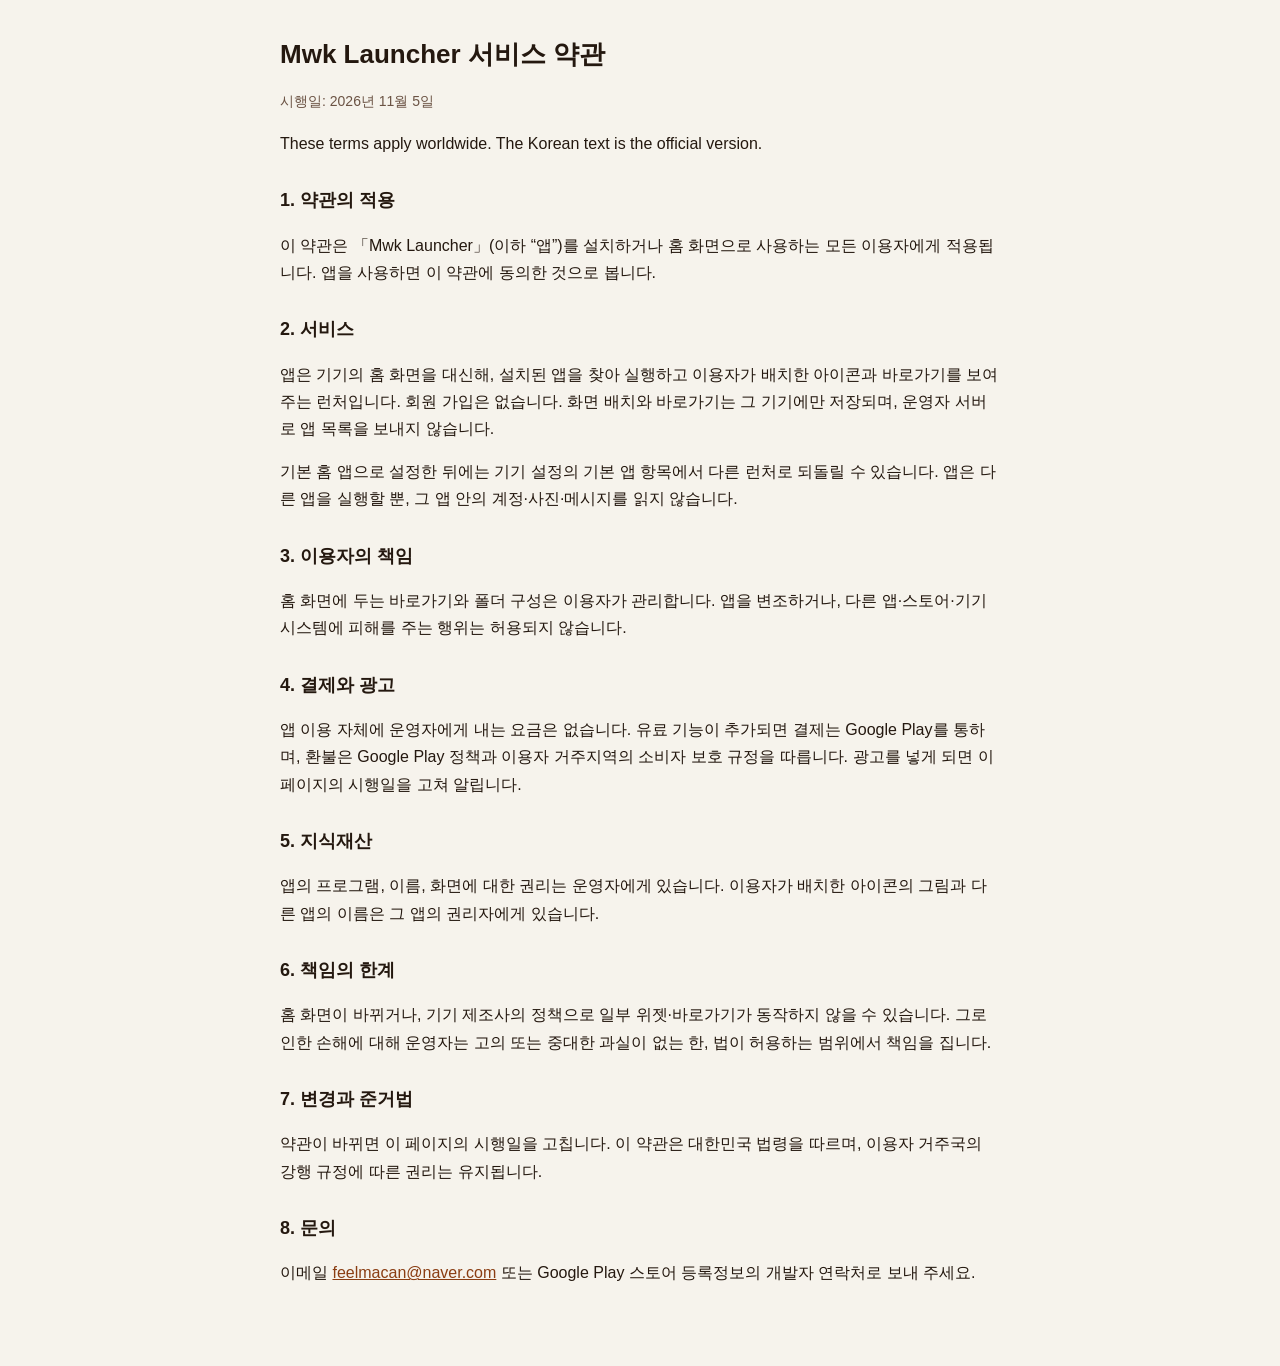
<file: mwk-launcher/terms.html>
<!DOCTYPE html>
<html lang="ko">
<head>
  <meta charset="utf-8">
  <meta name="viewport" content="width=device-width, initial-scale=1">
  <title>Mwk Launcher 서비스 약관</title>
  <style>
    body { margin: 0; background: #f6f3ec; color: #24180f; font: 16px/1.7 "Malgun Gothic", sans-serif; }
    main { max-width: 720px; margin: 0 auto; padding: 32px 20px 64px; }
    h1 { font-size: 26px; margin: 0 0 8px; }
    h2 { font-size: 18px; margin: 28px 0 8px; }
    .meta { color: #6b5344; font-size: 14px; }
    a { color: #8a3d12; }
  </style>
</head>
<body>
  <main>
    <h1>Mwk Launcher 서비스 약관</h1>
    <p class="meta">시행일: 2026년 11월 5일</p>
    <p>These terms apply worldwide. The Korean text is the official version.</p>

    <h2>1. 약관의 적용</h2>
    <p>이 약관은 「Mwk Launcher」(이하 “앱”)를 설치하거나 홈 화면으로 사용하는 모든 이용자에게 적용됩니다. 앱을 사용하면 이 약관에 동의한 것으로 봅니다.</p>

    <h2>2. 서비스</h2>
    <p>앱은 기기의 홈 화면을 대신해, 설치된 앱을 찾아 실행하고 이용자가 배치한 아이콘과 바로가기를 보여 주는 런처입니다. 회원 가입은 없습니다. 화면 배치와 바로가기는 그 기기에만 저장되며, 운영자 서버로 앱 목록을 보내지 않습니다.</p>
    <p>기본 홈 앱으로 설정한 뒤에는 기기 설정의 기본 앱 항목에서 다른 런처로 되돌릴 수 있습니다. 앱은 다른 앱을 실행할 뿐, 그 앱 안의 계정·사진·메시지를 읽지 않습니다.</p>

    <h2>3. 이용자의 책임</h2>
    <p>홈 화면에 두는 바로가기와 폴더 구성은 이용자가 관리합니다. 앱을 변조하거나, 다른 앱·스토어·기기 시스템에 피해를 주는 행위는 허용되지 않습니다.</p>

    <h2>4. 결제와 광고</h2>
    <p>앱 이용 자체에 운영자에게 내는 요금은 없습니다. 유료 기능이 추가되면 결제는 Google Play를 통하며, 환불은 Google Play 정책과 이용자 거주지역의 소비자 보호 규정을 따릅니다. 광고를 넣게 되면 이 페이지의 시행일을 고쳐 알립니다.</p>

    <h2>5. 지식재산</h2>
    <p>앱의 프로그램, 이름, 화면에 대한 권리는 운영자에게 있습니다. 이용자가 배치한 아이콘의 그림과 다른 앱의 이름은 그 앱의 권리자에게 있습니다.</p>

    <h2>6. 책임의 한계</h2>
    <p>홈 화면이 바뀌거나, 기기 제조사의 정책으로 일부 위젯·바로가기가 동작하지 않을 수 있습니다. 그로 인한 손해에 대해 운영자는 고의 또는 중대한 과실이 없는 한, 법이 허용하는 범위에서 책임을 집니다.</p>

    <h2>7. 변경과 준거법</h2>
    <p>약관이 바뀌면 이 페이지의 시행일을 고칩니다. 이 약관은 대한민국 법령을 따르며, 이용자 거주국의 강행 규정에 따른 권리는 유지됩니다.</p>

    <h2>8. 문의</h2>
    <p>이메일 <a href="mailto:feelmacan@naver.com">feelmacan@naver.com</a> 또는 Google Play 스토어 등록정보의 개발자 연락처로 보내 주세요.</p>
  </main>
</body>
</html>
</file>
